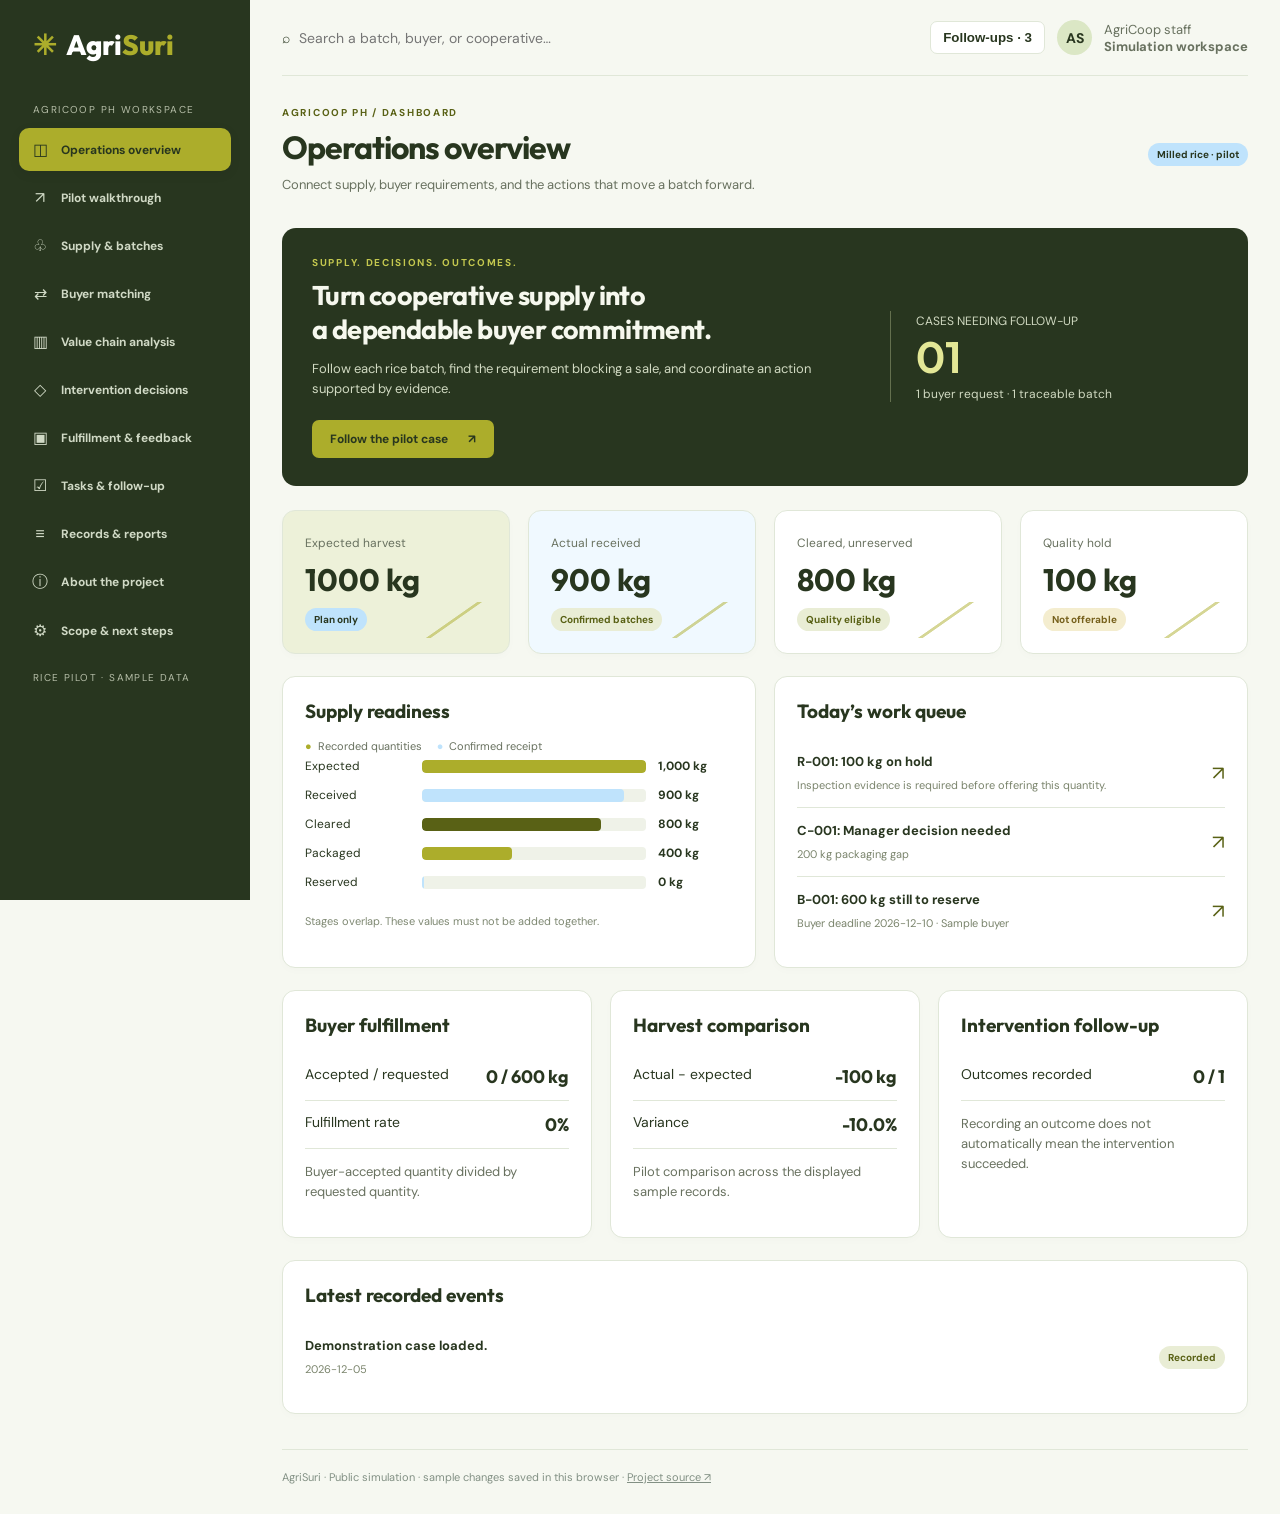
<file: docs/index.html>
<!doctype html><html lang="en"><head><meta charset="utf-8"><meta name="viewport" content="width=device-width,initial-scale=1"><title>AgriSuri | AgriCoop operations</title><link rel="stylesheet" href="assets/base.css?v=2"><link rel="stylesheet" href="assets/dashboard.css?v=2"></head><body><div id="app"></div><!--BOOTSTRAP--><script src="assets/app.js?v=2"></script><script src="assets/dashboard.js?v=2"></script></body></html>
</file>
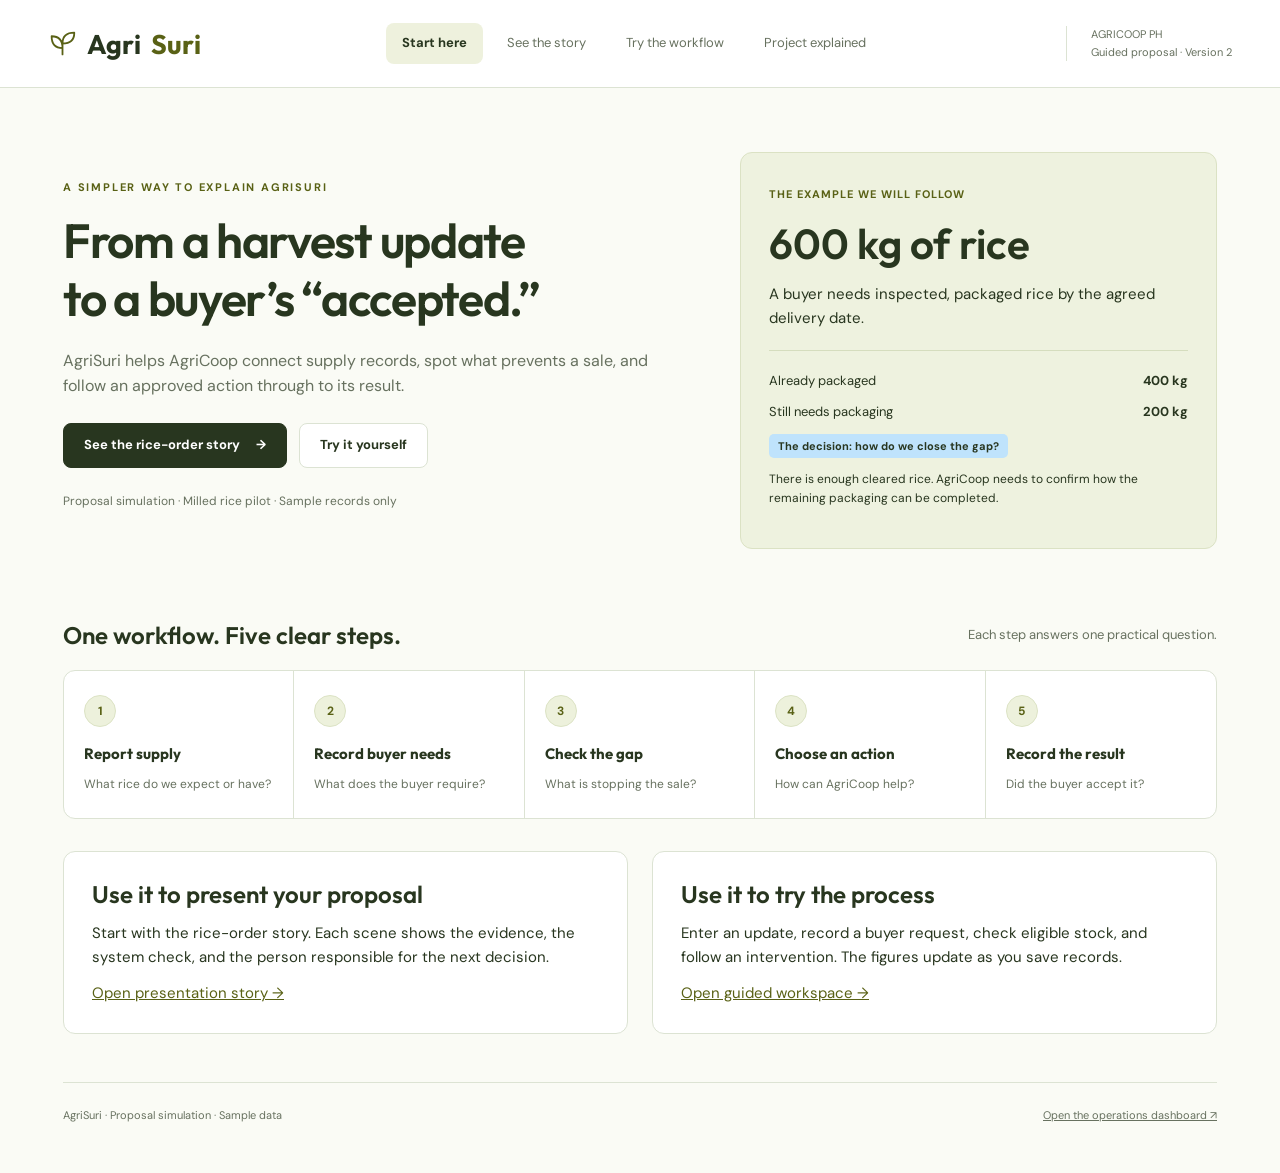
<file: docs/friendly/index.html>
<!doctype html>
<html lang="en"><head><meta charset="utf-8"><meta name="viewport" content="width=device-width,initial-scale=1"><title>AgriSuri · Guided proposal</title><link rel="stylesheet" href="../assets/friendly.css?v=1"></head><body><a class="skip" href="#main">Skip to main content</a><div id="app"></div><!--BOOTSTRAP--><script>window.AGRISURI_STORAGE_KEY='agrisuri-friendly-v1';</script><script src="../assets/app.js?v=3"></script><script src="../assets/friendly.js?v=1"></script></body></html>
</file>
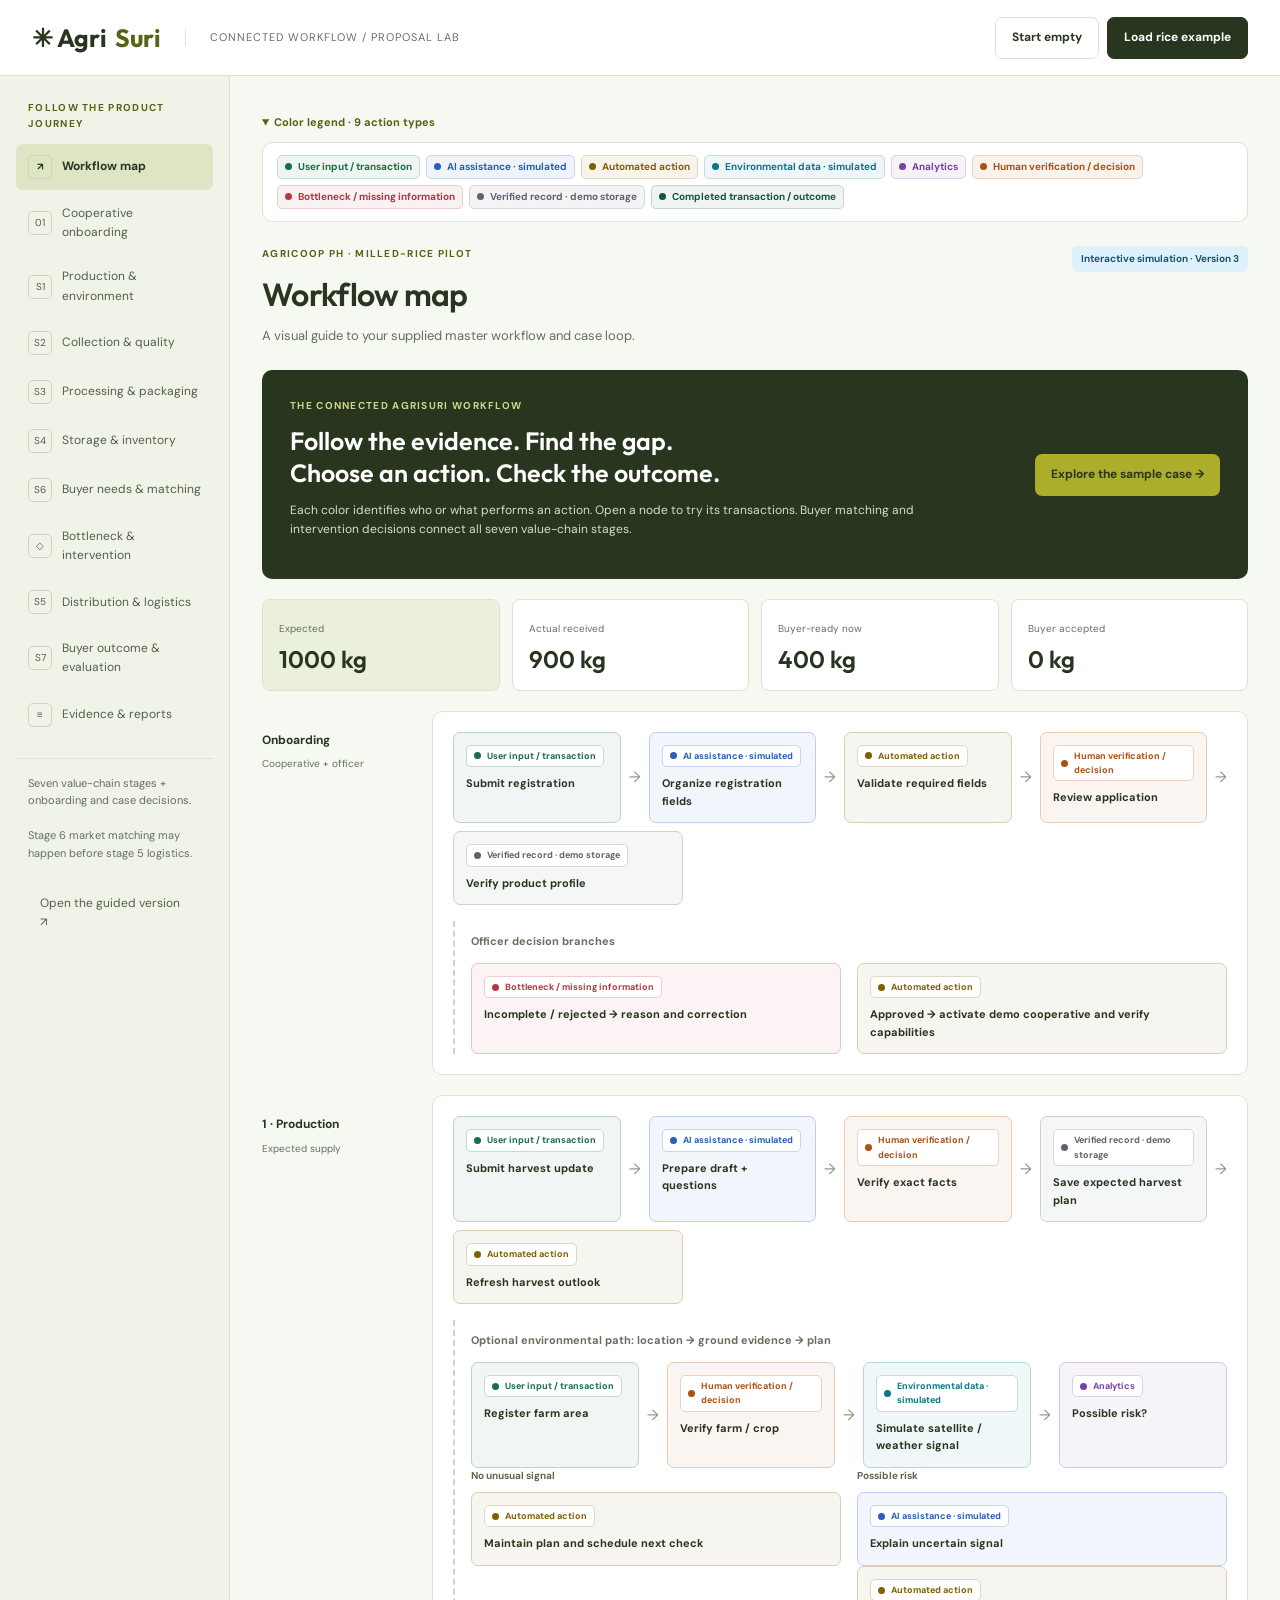
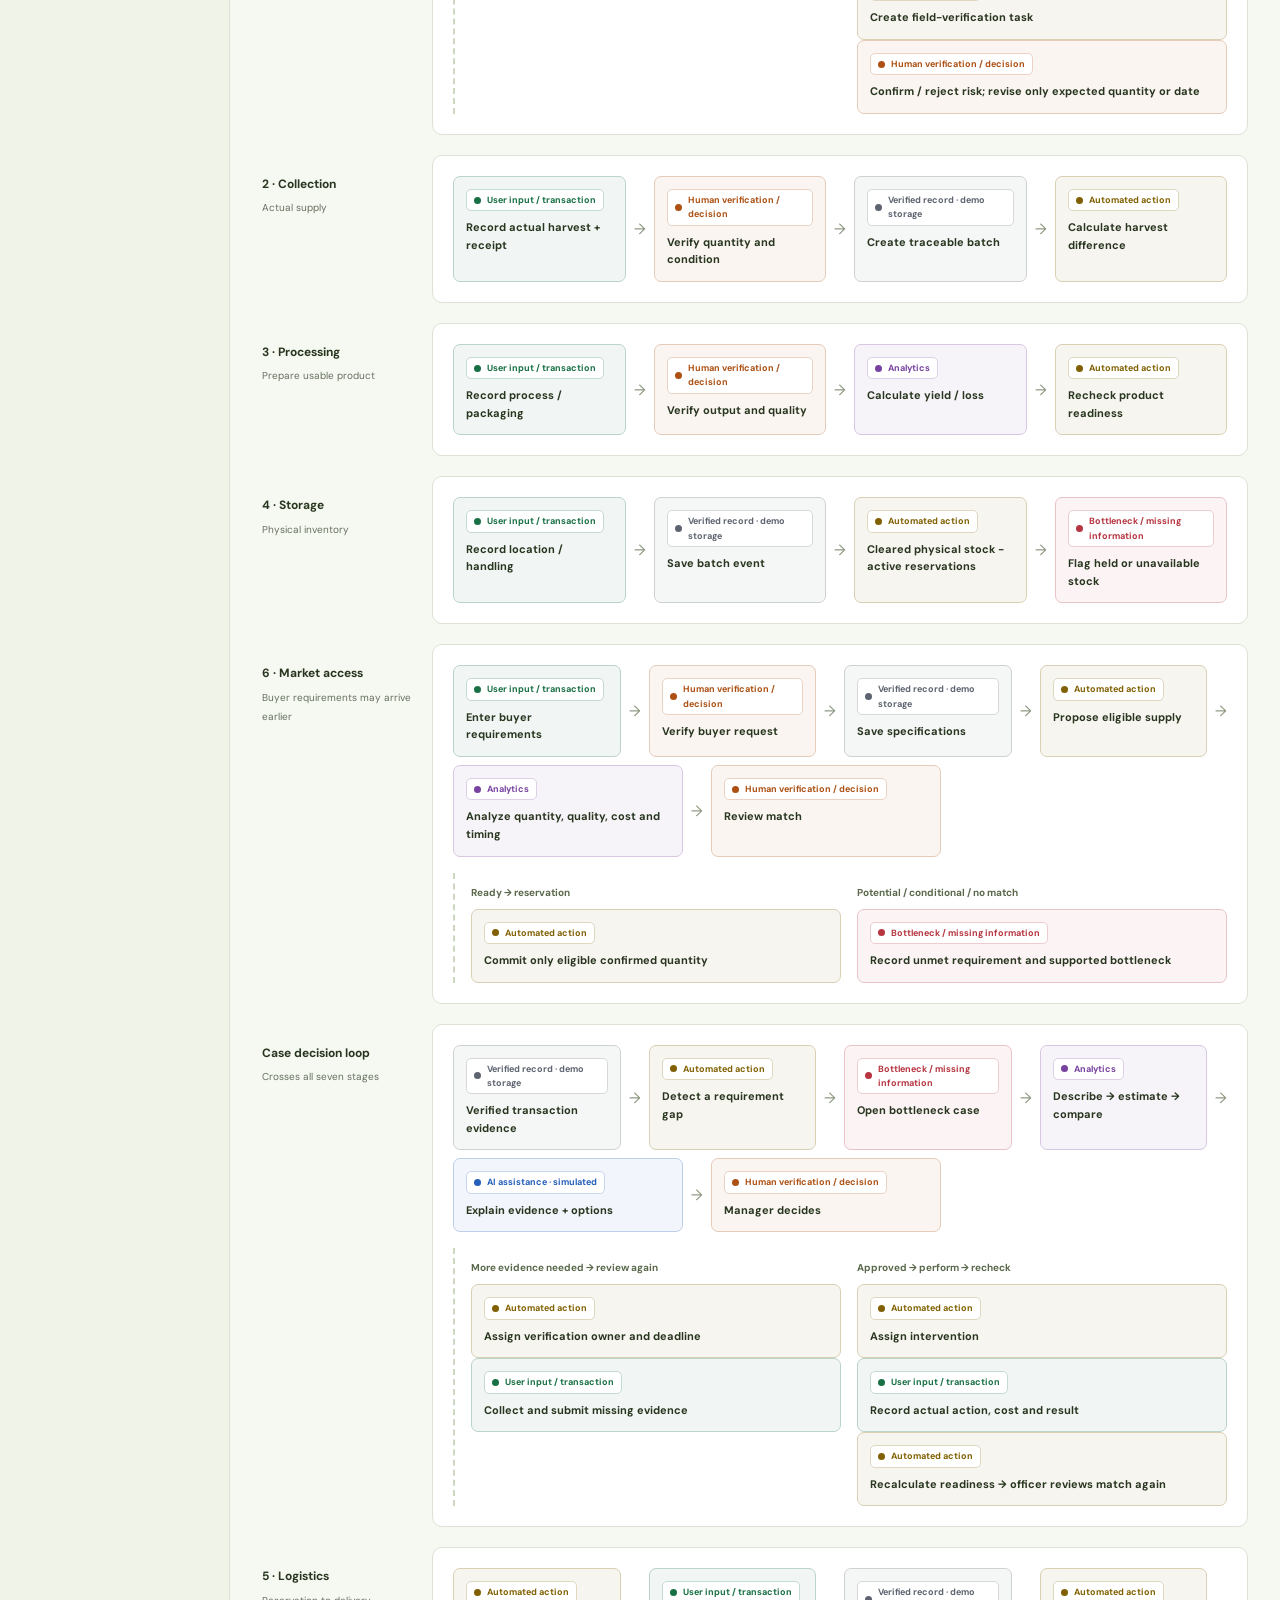
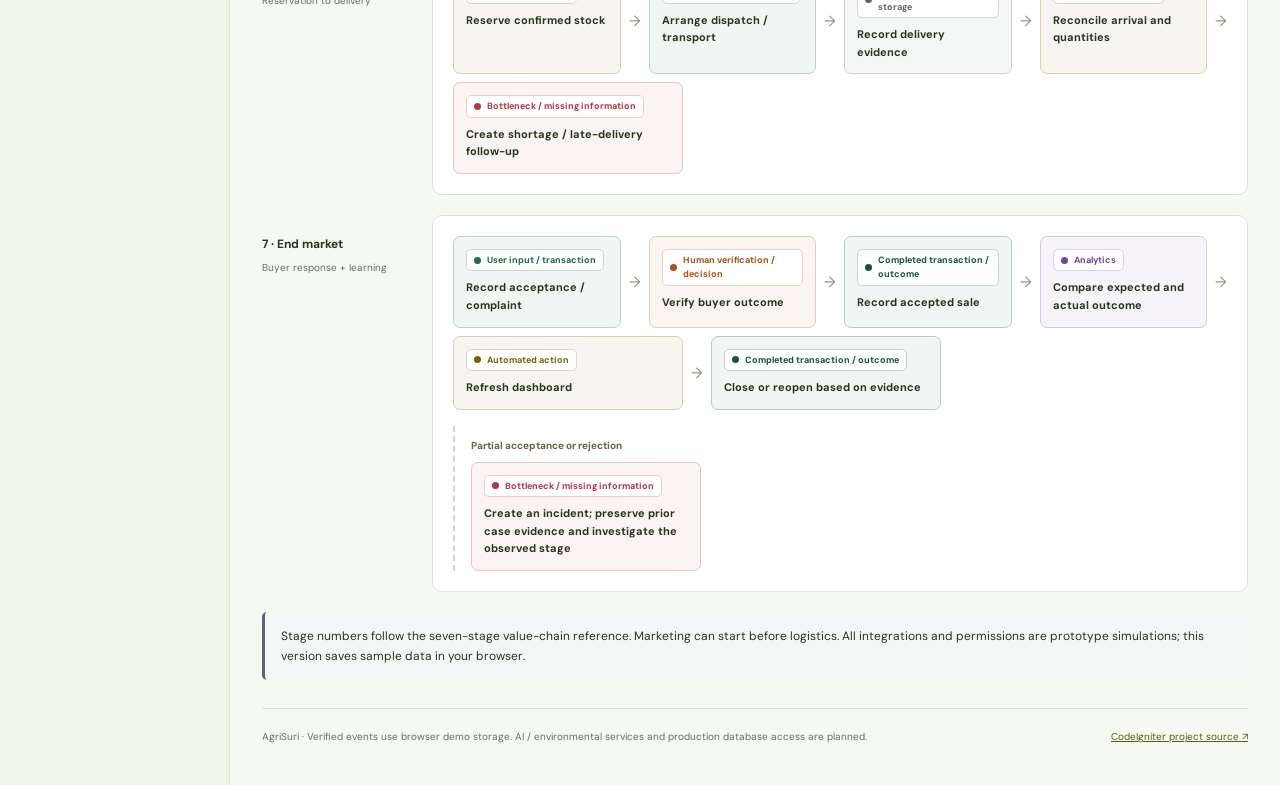
<file: docs/workflow/index.html>
<!doctype html><html lang="en"><head><meta charset="utf-8"><meta name="viewport" content="width=device-width,initial-scale=1"><title>AgriSuri · Connected workflow</title><link rel="stylesheet" href="../assets/workflow.css?v=1"></head><body><a class="skip" href="#main">Skip to main content</a><div id="workflow-app"></div><script src="../assets/workflow-engine.js?v=1"></script><script src="../assets/workflow-views.js?v=1"></script><script src="../assets/workflow-app.js?v=1"></script></body></html>
</file>
<file: docs/assets/base.css>
@import url('https://fonts.googleapis.com/css2?family=DM+Sans:wght@400;600;700&family=Outfit:wght@500;600;700;800&display=swap');
:root{--g:#174d3b;--ink:#17231c;--muted:#647269;--line:#dce3d8;--bg:#f5f6f1}*{box-sizing:border-box}body{margin:0;background:var(--bg);color:var(--ink);font-family:'DM Sans',sans-serif}h1,h2,h3{font-family:Outfit;margin:0}h1{font-size:34px;letter-spacing:-1px}h2{font-size:23px;margin-bottom:16px}h3{font-size:18px}p{line-height:1.55}a{color:inherit;text-decoration:none}.shell{display:flex;min-height:100vh}.side{width:235px;background:var(--g);color:white;padding:28px 16px;flex-shrink:0}.brand{padding:2px 15px 25px;font:800 25px Outfit}.brand span{color:#d8eeb6}.side small{display:block;color:#b7d4c1;text-transform:uppercase;letter-spacing:1.4px;font-size:10px;margin:12px 15px}.nav{display:block;padding:12px 15px;border-radius:10px;margin:4px 0;font-weight:700;font-size:14px;color:#d6e8dc}.nav.active,.nav:hover{background:#326b51;color:white}.main{padding:36px 44px;width:100%;max-width:1500px;margin:auto}.top{display:flex;justify-content:space-between;gap:20px;margin-bottom:28px}.eyebrow{color:#688071;text-transform:uppercase;letter-spacing:1.7px;font-weight:700;font-size:11px;margin-bottom:8px}.subtitle{color:var(--muted);margin:8px 0}.pill{display:inline-block;background:#e7f0dc;color:#356043;border-radius:20px;padding:6px 11px;font-size:12px;font-weight:700}.pill.amber{background:#fff0d9;color:#9a5f23}.pill.blue{background:#e5edf8;color:#335f89}.card,.form{background:white;border:1px solid var(--line);border-radius:17px;padding:22px;box-shadow:0 8px 25px #17352408}.grid{display:grid;gap:18px}.stats{grid-template-columns:repeat(4,1fr)}.two{grid-template-columns:repeat(2,minmax(0,1fr))}.three{grid-template-columns:repeat(3,minmax(0,1fr))}.stat strong{display:block;font:700 28px Outfit;margin:9px 0}.muted{color:var(--muted);font-size:13px}.section{margin-top:28px}.section-head{display:flex;justify-content:space-between;align-items:center;margin-bottom:14px}.flow{display:flex;gap:7px;flex-wrap:wrap}.flow span{background:#e9eee7;border-radius:7px;padding:9px;font-size:12px;font-weight:700}.flow i{align-self:center;color:#95a597}.table-wrap{overflow:auto}table{width:100%;border-collapse:collapse;font-size:14px}th{text-align:left;color:#728176;font-size:11px;text-transform:uppercase;letter-spacing:1px}th,td{padding:13px 11px;border-bottom:1px solid #edf0eb;vertical-align:top}tr:last-child td{border:0}.form{display:grid;gap:14px;align-content:start}.form label{display:grid;gap:6px;font-size:12px;font-weight:700;color:#516458}.form input,.form select,.form textarea{width:100%;border:1px solid #d6dfd5;border-radius:9px;padding:10px 11px;font:inherit;background:white}.form textarea{min-height:70px}button{border:0;border-radius:9px;background:var(--g);color:white;padding:11px 15px;font-weight:700;cursor:pointer}button:hover{background:#287050}.note{background:#f5f7f1;border-left:3px solid #a5bd8e;padding:13px 15px;border-radius:7px;color:#526557;font-size:13px}.notice{padding:13px 17px;border-radius:10px;background:#e9f4e7;margin-bottom:18px}.notice.error{background:#fff0e6;color:#a4521c}.option{border:1px solid var(--line);border-radius:12px;padding:17px}.option p{font-size:13px;color:var(--muted)}.foot{margin-top:35px;color:#829084;font-size:12px}.list{line-height:1.9}@media(max-width:1000px){.stats,.three{grid-template-columns:repeat(2,1fr)}}@media(max-width:750px){.shell{display:block}.side{width:auto;padding:12px;display:flex;overflow:auto}.brand{padding:6px 10px;white-space:nowrap}.side small{display:none}.nav{white-space:nowrap}.main{padding:24px 18px}.stats,.two,.three{grid-template-columns:1fr}.top{display:block}}
</file>
<file: docs/assets/dashboard.css>
:root{--g:#28361f;--ink:#28361f;--muted:#68715f;--line:#e0e7d8;--bg:#f6f8f1;--lime:#acad2b;--sky:#bfe3fc;--olive:#596115}body{font-size:14px}h1{font-size:32px;letter-spacing:-1px}.shell{align-items:stretch}.side{width:250px;background:#28361f;position:sticky;top:0;height:100vh;padding:27px 19px;overflow:auto}.brand{font-size:28px;padding:0 14px 22px}.brand:before{content:'✳';color:#acad2b;margin-right:10px}.brand span{color:#acad2b}.side small{color:#b6bea8;font-size:10px;margin:19px 14px 12px}.nav{font-size:12px;padding:11px 12px;display:flex;align-items:center;gap:12px;color:#d0d9c5;margin:5px 0}.nav.active{background:#acad2b;color:#28361f;box-shadow:0 3px 12px #0001}.nav:hover{background:#596115}.nav.active:hover{background:#c4c64a}.nav b{font-size:16px;width:18px;text-align:center;font-weight:400}.main{padding:0 32px 30px;max-width:1600px;margin:0 auto}.topbar{min-height:76px;display:flex;align-items:center;justify-content:space-between;gap:20px;border-bottom:1px solid var(--line);margin-bottom:30px}.topbar .search{display:flex;align-items:center;gap:9px;max-width:400px;flex:1}.search input{background:transparent;border:0;padding:12px 0;width:100%;font:inherit;outline:none}.topbar-right{display:flex;gap:12px;align-items:center}.avatar{height:35px;width:35px;border-radius:50%;background:#dbe7c5;display:grid;place-items:center;font-weight:700}.topbar button{background:white;color:var(--g);border:1px solid var(--line);padding:8px 12px}.eyebrow{color:#596115;font-size:10px}.top{margin-bottom:24px;align-items:center}.top .subtitle{max-width:650px;font-size:13px;line-height:1.6}.pill{background:#e9edd5;color:#596115;font-size:10px;padding:5px 9px}.pill.blue{background:#bfe3fc;color:#28361f}.pill.amber{background:#f4edcf;color:#76601c}.card,.form{border-radius:13px;box-shadow:0 3px 8px #28361f04;padding:22px}.stat{position:relative;overflow:hidden}.stat:after{content:'';height:36px;width:70px;position:absolute;bottom:15px;right:17px;background:linear-gradient(145deg,transparent 45%,#acad2b 46%,#acad2b 49%,transparent 50%);opacity:.5}.stat strong{font-size:31px}.stat:first-child{background:#edf1d9}.stat:nth-child(2){background:#f0f9ff}.stat .muted{font-size:12px}.hero{background:#28361f;color:#f6f8ee;border-radius:14px;padding:28px 30px;display:grid;grid-template-columns:1.7fr 1fr;gap:20px;margin-bottom:24px;position:relative;overflow:hidden}.hero h2{font-size:27px;letter-spacing:-.6px;margin:9px 0}.hero p{color:#d1dac2;font-size:13px;max-width:580px}.hero .eyebrow{color:#c4c84f}.hero .pill{background:#596115;color:#f3f6d7}.hero a.cta{display:inline-flex;gap:20px;background:#acad2b;color:#28361f;padding:11px 18px;border-radius:7px;font-weight:700;font-size:12px;margin-top:8px}.hero-aside{border-left:1px solid #64704e;padding-left:25px;align-self:center}.hero-aside strong{font:600 44px Outfit;display:block;color:#e3e796}.hero-aside span{font-size:12px;color:#d1dac2}.section{margin-top:22px}h2{font-size:19px}h3{font-size:16px}.form h3{border-bottom:1px solid var(--line);padding-bottom:14px}.form input:focus,.form select:focus,.form textarea:focus{outline:2px solid #acad2b;outline-offset:2px}.form input,.form select,.form textarea{font-size:13px;border-radius:7px}.form button,button{background:#596115;border-radius:7px}.form button:hover,button:hover{background:#28361f}.note{border-left-color:#acad2b;background:#f1f4e6;color:#596145;line-height:1.6}.flow span{background:#f0f3e7;color:#596115}.mini-chart{display:grid;gap:13px;padding:5px 0}.chart-row{display:grid;grid-template-columns:105px 1fr 75px;gap:12px;align-items:center;font-size:12px}.track{height:13px;border-radius:4px;background:#eff2e8;overflow:hidden}.fill{height:100%;background:#acad2b;border-radius:4px;min-width:2px}.fill.sky{background:#bfe3fc}.fill.dark{background:#596115}.chart-caption{font-size:11px;color:#7e8872;margin-top:18px}.row-link{display:flex;align-items:center;justify-content:space-between;gap:14px;padding:14px 0;border-bottom:1px solid var(--line)}.row-link:last-child{border-bottom:0}.row-link strong{font-size:13px;display:block;margin-bottom:5px}.row-link small{font-size:11px;color:#7a846c}.row-link .arrow{font-size:20px;color:#596115}.walkthrough{display:grid;gap:0;counter-reset:step}.walk-step{display:grid;grid-template-columns:35px 1fr auto;align-items:center;gap:14px;padding:15px 0;border-bottom:1px solid var(--line)}.step-num{height:30px;width:30px;background:#eef1dc;border-radius:50%;display:grid;place-items:center;color:#596115;font-weight:700}.walk-step strong{display:block;font-size:13px}.walk-step p{font-size:12px;color:var(--muted);margin:4px 0}.walk-step a{font-size:12px;color:#596115;font-weight:700}.metric-line{display:flex;justify-content:space-between;gap:12px;padding:12px 0;border-bottom:1px solid var(--line)}.metric-line strong{font-size:18px;font-family:Outfit}.compact-table{font-size:12px}.option{background:#f9fbf5}.option h3{color:#596115}.legend{display:flex;gap:15px;font-size:11px;color:var(--muted)}.legend span:before{content:'●';color:#acad2b;margin-right:6px}.legend span:nth-child(2):before{color:#bfe3fc}.bar-actions{display:flex;gap:8px;align-items:center}.btn-secondary{background:white;color:#596115;border:1px solid var(--line)}.scope-tag{font-size:11px;color:#747e68;padding:12px 0}.guide-intro{background:#f0f9ff;border:1px solid #c8e3f2}.guide-intro h2{font-size:24px}.search-results a{display:block;border-bottom:1px solid var(--line);padding:12px}.empty{padding:30px;color:var(--muted);text-align:center}.search:focus-within{border-bottom:2px solid #acad2b}.calendar{display:grid;grid-template-columns:repeat(7,1fr);gap:5px}.calendar>div{padding:9px 4px;border-radius:7px;min-height:52px;background:#f4f6ec;font-size:11px;text-align:center}.calendar>div.has-event{background:#bfe3fc;color:#28361f;font-weight:700}.calendar .day-label{min-height:20px;background:transparent;font-size:10px;color:#7c876f}.calendar small{display:block;font-size:8px;margin-top:5px}.foot{border-top:1px solid var(--line);padding-top:20px;font-size:11px}.foot a{text-decoration:underline}.notice{background:#eaf0d5}.notice.error{background:#fff0e6}.task-status{margin-top:8px;font-size:12px}.mobile-menu{display:none}@media(min-width:1500px){.main{padding-left:42px;padding-right:42px}}@media(max-width:1100px){.side{width:215px}.main{padding:0 22px 25px}.three{grid-template-columns:1fr}.topbar-right .muted{display:none}}@media(max-width:750px){.side{position:static;height:auto;display:flex;width:auto;padding:12px;gap:4px}.brand{font-size:23px;padding:7px 12px}.brand:before{display:none}.nav b{display:none}.nav{font-size:11px}.main{padding:0 16px 25px}.topbar{margin-bottom:24px;gap:8px;min-height:66px}.topbar-right .avatar{display:none}.hero{grid-template-columns:1fr;padding:23px}.hero-aside{border-left:0;border-top:1px solid #64704e;padding:16px 0 0}.hero-aside strong{font-size:32px}.hero h2{font-size:24px}.chart-row{grid-template-columns:80px 1fr 55px;font-size:11px}.top{display:block}h1{font-size:28px}.walk-step{grid-template-columns:28px 1fr}.walk-step a{grid-column:2}.topbar button{font-size:10px;padding:8px}.stats{grid-template-columns:repeat(2,1fr)}.stat strong{font-size:25px}.stat{padding:15px}.stat:after{display:none}.calendar>div{padding:8px 1px}}
@media(max-width:750px){.side{display:flex;justify-content:space-between;align-items:center;overflow:visible}.side .nav{display:none}.mobile-menu{display:grid;gap:5px;color:#d1dac2;font-size:9px;max-width:190px}.mobile-menu select{width:100%;background:#596115;color:#fff;border:0;border-radius:6px;padding:8px;font:inherit;font-size:11px}.brand{padding-left:0}}
@media print{.side,.topbar,.form,.bar-actions,.hero a{display:none}.main{padding:0}.shell{display:block}.card{break-inside:avoid}.hero{background:#eee;color:#28361f}.hero p{color:#28361f}}
</file>
<file: docs/assets/friendly.css>
@import url('https://fonts.googleapis.com/css2?family=DM+Sans:wght@400;500;600;700&family=Outfit:wght@500;600;700&display=swap');
:root{--forest:#28361f;--olive:#596115;--lime:#acad2b;--sky:#bfe3fc;--cream:#fafbf5;--ink:#28361f;--muted:#67715f;--line:#dce3d3;--white:#fff;--radius:12px;--gap:24px}*{box-sizing:border-box}body{margin:0;color:var(--ink);background:var(--cream);font:15px/1.6 'DM Sans',sans-serif}button,input,select,textarea{font:inherit}a{color:var(--olive)}button,a,input,textarea,select,summary{touch-action:manipulation}button,a,input,textarea,select,summary:focus-visible{outline-offset:4px}button:focus-visible,a:focus-visible,input:focus-visible,textarea:focus-visible,select:focus-visible,summary:focus-visible{outline:3px solid var(--olive)}button{cursor:pointer}h1,h2,h3{font-family:Outfit,sans-serif;line-height:1.2;margin:0}h1{font-size:clamp(30px,4vw,48px);font-weight:600;letter-spacing:-1.3px;max-width:700px}h2{font-size:24px;font-weight:600}h3{font-size:18px}p{margin:12px 0}small{font-size:12px}.skip{position:absolute;left:16px;top:-70px;padding:12px;background:white;z-index:10}.skip:focus{top:12px}.header{height:88px;display:flex;align-items:center;justify-content:space-between;padding:0 48px;gap:24px;border-bottom:1px solid var(--line);background:white}.logo{font:700 27px Outfit;color:var(--forest);text-decoration:none;white-space:nowrap;display:flex;align-items:center;gap:10px}.logo svg{width:29px;height:29px;color:var(--olive)}.logo span{color:var(--olive)}.top-nav{display:flex;gap:8px}.top-nav a{font-size:13px;text-decoration:none;padding:10px 16px;color:var(--muted);border-radius:8px}.top-nav a[aria-current=page]{background:#eef1dd;color:var(--forest);font-weight:700}.header-label{font-size:11px;color:var(--muted);border-left:1px solid var(--line);padding-left:24px}.container{max-width:1250px;margin:auto;padding:40px 48px 48px}.eyebrow{color:var(--olive);font-size:11px;font-weight:700;letter-spacing:1.8px;text-transform:uppercase;margin-bottom:16px}.lead{font-size:16px;color:var(--muted);max-width:640px;margin:20px 0 24px}.intro{display:grid;grid-template-columns:1.3fr 1fr;gap:56px;align-items:center;padding:24px 0 40px}.button,button{background:var(--forest);border:1px solid var(--forest);color:white;padding:11px 20px;border-radius:8px;text-decoration:none;font-size:13px;font-weight:700;display:inline-flex;align-items:center;justify-content:center;gap:16px;min-height:44px}.button.secondary,button.secondary{background:white;color:var(--forest);border-color:var(--line)}button:hover,.button:hover{background:var(--olive);color:white}.actions{display:flex;gap:12px;flex-wrap:wrap}.example{background:#eef2df;border:1px solid #dbe2c4;border-radius:var(--radius);padding:28px}.example .label{font-size:11px;font-weight:700;letter-spacing:1px;text-transform:uppercase;color:var(--olive)}.example strong.big{display:block;font:600 42px Outfit;margin:12px 0 8px}.example hr{border:0;border-top:1px solid #d5ddbe;margin:20px 0}.sample-line{display:flex;justify-content:space-between;gap:12px;font-size:13px;margin:10px 0}.sample-line strong{font-weight:700}.badge{display:inline-block;font-size:11px;line-height:1.5;padding:4px 9px;border-radius:5px;background:#eaf0da;color:#465018;font-weight:700}.badge.blue{background:var(--sky);color:#28361f}.badge.warning{background:#f8edce;color:#735715}.badge.neutral{background:#f0f2e9;color:#66705d}.section{margin-top:32px}.section-heading{display:flex;justify-content:space-between;gap:16px;align-items:center;margin-bottom:20px}.muted{color:var(--muted);font-size:13px}.five-steps{display:grid;grid-template-columns:repeat(5,1fr);border:1px solid var(--line);border-radius:var(--radius);background:white;overflow:hidden}.step-tile{padding:24px 20px;border-right:1px solid var(--line)}.step-tile:last-child{border:0}.number{display:grid;place-items:center;background:#edf1dc;border:1px solid #dce3c5;color:var(--olive);width:32px;height:32px;border-radius:50%;font-size:12px;font-weight:700;margin-bottom:18px}.step-tile h3{font-size:15px}.step-tile p{font-size:12px;color:var(--muted);margin-bottom:0}.panel{background:white;border:1px solid var(--line);border-radius:var(--radius);padding:28px}.grid{display:grid;gap:24px}.two{grid-template-columns:repeat(2,minmax(0,1fr))}.three{grid-template-columns:repeat(3,minmax(0,1fr))}.callout{padding:16px 20px;background:#f0f9ff;border-left:3px solid #8bc7eb;border-radius:6px;font-size:13px;line-height:1.7;margin:20px 0}.callout.olive{background:#f1f4e6;border-color:var(--lime)}.workspace-title{margin-bottom:32px}.workspace-title h1{font-size:34px}.workspace{display:grid;grid-template-columns:230px minmax(0,1fr);gap:40px}.rail{border-right:1px solid var(--line);padding-right:24px}.rail button{display:flex;text-align:left;width:100%;background:transparent;border:0;color:var(--muted);padding:14px 8px;gap:12px;justify-content:flex-start;margin-bottom:8px;font-size:13px}.rail button .number{margin:0;flex-shrink:0}.rail button[aria-current=step]{background:#eaf0d8;color:var(--forest)}.rail button[aria-current=step] .number{background:var(--olive);color:white}.rail p{font-size:12px;color:var(--muted);padding:16px 8px;border-top:1px solid var(--line)}.step-head{display:flex;justify-content:space-between;align-items:center;gap:16px;margin-bottom:16px}.step-head h2{font-size:28px}.body-copy{color:var(--muted);font-size:14px;max-width:640px;margin-bottom:24px}.pickers{display:flex;gap:16px;margin:20px 0}.pickers label{display:grid;gap:4px;font-size:11px;flex:1;color:var(--muted)}.pickers select{max-width:100%;min-width:0;width:100%;font-size:12px;padding:10px;border:1px solid var(--line);border-radius:7px;background:white;color:var(--ink)}.form{display:grid;gap:16px}.form h3{font-size:18px;margin-bottom:4px}.form label{display:grid;gap:6px;font-size:12px;color:var(--muted);font-weight:700}.form input,.form select,.form textarea{background:white;color:var(--ink);border:1px solid #cbd5c2;border-radius:7px;padding:10px 12px;min-width:0;width:100%;font-size:14px}.form textarea{min-height:90px}.form button{justify-self:start;margin-top:4px}.form .note{font-size:12px;background:#f2f5e8;padding:12px;border-radius:6px;margin:0}.form-result{font-size:13px}.details{border:1px solid var(--line);border-radius:8px;background:white;margin-top:16px}.details summary{cursor:pointer;padding:18px 20px;font-weight:700;font-size:13px}.details>div{padding:0 20px 20px}.table-wrap{overflow:auto}table{border-collapse:collapse;width:100%;font-size:12px}th,td{text-align:left;padding:12px 10px;border-bottom:1px solid var(--line);vertical-align:top}th{font-size:10px;letter-spacing:.5px;text-transform:uppercase;color:var(--muted)}tr:last-child td{border:0}.continue{display:flex;justify-content:space-between;gap:12px;border-top:1px solid var(--line);padding-top:24px;margin-top:32px}.notice{background:#edf2df;border:1px solid #d2dfb4;color:#344623;border-radius:8px;padding:16px 20px;margin-bottom:24px;font-size:13px}.notice.error{background:#fff2e9;color:#823e19;border-color:#eed5c2}.stock-bars{display:grid;gap:16px;margin:24px 0}.stock-row{display:grid;grid-template-columns:100px 1fr 65px;gap:12px;align-items:center;font-size:12px}.track{height:12px;background:#edf0e6;border-radius:3px;overflow:hidden}.fill{height:100%;background:var(--lime)}.fill.blue{background:var(--sky)}.fill.dark{background:var(--olive)}.next-tip{display:flex;gap:16px;align-items:flex-start;margin-top:24px;font-size:13px;color:var(--muted)}.next-tip strong{color:var(--ink)}.story-controls{display:flex;justify-content:space-between;align-items:center;gap:16px;margin:24px 0}.dots{display:flex;gap:6px}.dots button{min-height:12px;height:12px;width:12px;border-radius:50%;padding:0;background:#dfe5d6;border:0}.dots button[aria-current=true]{background:var(--olive)}.story{display:grid;grid-template-columns:1fr 1fr;gap:40px;align-items:start;min-height:350px}.story h1{font-size:38px}.evidence{background:#eef2df;border-radius:var(--radius);padding:28px}.evidence h2{font-size:18px}.evidence-row{padding:14px 0;border-bottom:1px solid #d6dfc1;display:flex;justify-content:space-between;gap:16px;font-size:13px}.evidence-row:last-child{border:0}.story-detail{margin-top:24px;padding-top:20px;border-top:1px solid var(--line)}.story-detail strong{font-size:12px}.story-detail p{font-size:13px;color:var(--muted);margin-top:6px}.list{padding-left:18px;font-size:14px;color:var(--muted);line-height:1.9}.feature-row{display:grid;grid-template-columns:1fr 1.5fr 110px;gap:20px;align-items:start;border-bottom:1px solid var(--line);padding:16px 0;font-size:13px}.footer{margin-top:48px;padding-top:24px;border-top:1px solid var(--line);display:flex;justify-content:space-between;gap:20px;font-size:11px;color:var(--muted)}.footer a{color:var(--muted)}.mini{font-size:12px}.scope-note{font-size:12px;color:var(--muted);margin-top:24px}.sr-only{position:absolute;width:1px;height:1px;padding:0;margin:-1px;overflow:hidden;clip:rect(0,0,0,0);white-space:nowrap;border:0}@media(max-width:1024px){.header{padding:0 28px}.container{padding:32px 28px}.header-label{display:none}.intro{gap:32px}.workspace{grid-template-columns:190px 1fr;gap:24px}.five-steps{grid-template-columns:1fr}.step-tile{display:grid;grid-template-columns:32px 1fr;gap:0 16px;padding:16px 20px;border-right:0;border-bottom:1px solid var(--line)}.step-tile .number{grid-row:span 2;margin:0}.step-tile p{margin:4px 0 0}.three{grid-template-columns:1fr}}@media(max-width:767px){.header{height:auto;min-height:80px;flex-wrap:wrap;padding:16px 20px;gap:12px}.logo{font-size:24px}.top-nav{width:100%;justify-content:space-between;gap:4px}.top-nav a{font-size:11px;padding:8px 10px}.container{padding:24px 20px}.intro{grid-template-columns:1fr;gap:24px;padding:12px 0 24px}.intro h1{font-size:36px}.example{padding:24px}.two,.story{grid-template-columns:1fr}.workspace{grid-template-columns:1fr;gap:20px}.rail{border:0;border-bottom:1px solid var(--line);padding:0 0 12px;display:grid;grid-template-columns:repeat(5,1fr);gap:4px}.rail button{flex-direction:column;align-items:center;justify-content:flex-start;padding:10px 3px;gap:6px;font-size:9px;text-align:center;margin:0;line-height:1.4}.rail .number{width:26px;height:26px;font-size:10px}.rail p{display:none}.panel{padding:20px}.step-head h2{font-size:25px}.pickers{gap:12px}.stock-row{grid-template-columns:80px 1fr 60px;gap:8px;font-size:11px}.story h1{font-size:30px}.story{gap:24px}.story-controls{gap:8px}.story-controls button{font-size:11px;padding:10px 12px}.dots{gap:4px}.dots button{padding:0}.feature-row{grid-template-columns:1fr auto;gap:8px}.feature-row>span:nth-child(2){grid-column:1/-1;grid-row:2}.footer{display:block}.footer a{display:inline-block;margin-top:12px}.workspace-title h1{font-size:30px}.step-head{align-items:flex-start}.section-heading{display:block}}@media(prefers-reduced-motion:no-preference){.panel,.evidence{animation:appear .18s ease-out}@keyframes appear{from{opacity:.5;transform:translateY(4px)}to{opacity:1;transform:none}}}@media print{.header,.rail,.continue,.actions,.story-controls,.form,.skip{display:none}.container{padding:0}.story{min-height:0}.panel,.example{break-inside:avoid}}
</file>
<file: docs/assets/workflow.css>
@import url('https://fonts.googleapis.com/css2?family=DM+Sans:wght@400;500;600;700&family=Outfit:wght@500;600;700&display=swap');
.legend-disclosure>summary{font-size:11px;font-weight:700;cursor:pointer;padding:10px 0;color:#596115}.legend-disclosure:not([open]){border-bottom:1px solid #dce3d5;padding-bottom:8px}
:root{--ink:#28361f;--muted:#65705f;--surface:#fff;--page:#f6f8f2;--line:#dce3d5;--brand:#596115;--lime:#acad2b;--radius:10px;--input:#187044;--ai:#245fba;--auto:#806000;--environment:#08788a;--analytics:#7843a0;--human:#ac5013;--incident:#b63540;--record:#5d6470;--complete:#14563b}*{box-sizing:border-box}body{margin:0;background:var(--page);color:var(--ink);font:14px/1.6 'DM Sans',sans-serif}h1,h2,h3,h4{font-family:Outfit,sans-serif;margin:0;line-height:1.25;font-weight:600}h1{font-size:32px;letter-spacing:-.7px}h2{font-size:20px}h3{font-size:17px}h4{font-size:15px}p{margin:12px 0}a{color:var(--brand)}button,input,select,textarea{font:inherit}a,button,input,select,textarea,summary{touch-action:manipulation}button{cursor:pointer}button:focus-visible,a:focus-visible,input:focus-visible,select:focus-visible,textarea:focus-visible,summary:focus-visible{outline:3px solid #596115;outline-offset:3px}.skip{position:absolute;top:-60px;left:20px;background:white;padding:12px;z-index:99}.skip:focus{top:10px}.header{height:76px;display:flex;align-items:center;gap:24px;justify-content:space-between;padding:0 32px;background:white;border-bottom:1px solid var(--line)}.logo{display:flex;align-items:center;gap:8px;color:var(--ink);font:700 25px Outfit;text-decoration:none}.logo span{color:var(--brand)}.header-title{border-left:1px solid var(--line);padding-left:24px;margin-right:auto;font-size:11px;letter-spacing:1px;color:var(--muted);text-transform:uppercase}.header-actions{display:flex;align-items:center;gap:8px}.button,button{background:var(--ink);color:white;border:1px solid var(--ink);border-radius:7px;min-height:42px;padding:10px 16px;font-size:12px;font-weight:700;display:inline-flex;align-items:center;justify-content:center;gap:12px;text-decoration:none}.button.secondary,button.secondary{background:white;color:var(--ink);border-color:var(--line)}button:hover,.button:hover{background:var(--brand);color:white}button:disabled{opacity:.55;cursor:default}.layout{display:grid;grid-template-columns:230px minmax(0,1fr);min-height:calc(100vh - 76px)}.sidebar{background:#f0f3e8;border-right:1px solid var(--line);padding:24px 16px}.sidebar .eyebrow{padding-left:12px}.sidebar a{display:flex;align-items:center;gap:10px;border-radius:7px;text-decoration:none;color:#536049;padding:11px 12px;font-size:12px;margin:3px 0}.sidebar a[aria-current=page]{background:#dde5c5;color:var(--ink);font-weight:700}.sidebar a:hover{background:#e6ecd7}.nav-number{font-size:10px;border:1px solid #cdd7bd;border-radius:5px;min-width:24px;height:24px;display:grid;place-items:center}.sidebar-note{font-size:11px;padding:16px 12px;color:var(--muted);border-top:1px solid var(--line);margin-top:20px}.main{padding:28px 32px 40px;min-width:0;max-width:1550px;width:100%;margin:auto}.eyebrow{font-size:10px;font-weight:700;color:var(--brand);letter-spacing:1.3px;text-transform:uppercase;margin-bottom:12px}.page-heading{display:flex;justify-content:space-between;gap:20px;align-items:start;margin:24px 0}.page-heading p{font-size:13px;color:var(--muted);max-width:700px;margin:12px 0 0}.tag{font-size:10px;font-weight:700;padding:5px 9px;background:#eef2e5;color:#52603f;border-radius:5px;display:inline-block;white-space:normal}.tag.sky{background:#dff2fc;color:#15586c}.legend{display:flex;gap:6px;flex-wrap:wrap;background:white;padding:12px 14px;border:1px solid var(--line);border-radius:var(--radius)}.chip{display:inline-flex;align-items:center;gap:6px;font-size:10px;font-weight:700;color:var(--type);padding:3px 7px;border:1px solid color-mix(in srgb,var(--type) 25%,white);background:color-mix(in srgb,var(--type) 7%,white);border-radius:5px}.chip:before{content:'';width:7px;height:7px;border-radius:50%;background:var(--type);flex-shrink:0}.type-input{--type:var(--input)}.type-ai{--type:var(--ai)}.type-auto{--type:var(--auto)}.type-environment{--type:var(--environment)}.type-analytics{--type:var(--analytics)}.type-human{--type:var(--human)}.type-incident{--type:var(--incident)}.type-record{--type:var(--record)}.type-complete{--type:var(--complete)}.content-grid{display:grid;grid-template-columns:minmax(0,1fr) 270px;gap:24px;align-items:start}.content-grid>div,.content-grid>aside{min-width:0}.card{background:white;border:1px solid var(--line);border-radius:var(--radius);padding:24px;margin-bottom:20px;min-width:0}.typed{border-top:3px solid var(--type)}.card .chip{margin-bottom:12px}.card h2{margin-bottom:12px}.card .hint{font-size:12px;color:var(--muted);margin:8px 0 16px}.two{display:grid;grid-template-columns:repeat(2,minmax(0,1fr));gap:20px}.stats{display:grid;grid-template-columns:repeat(4,minmax(0,1fr));gap:12px;margin-bottom:20px}.stat{background:white;border:1px solid var(--line);border-radius:8px;padding:16px}.stat span{color:var(--muted);font-size:10px}.stat strong{display:block;font:600 24px Outfit;margin-top:5px}.stat:first-child{background:#eaf0d9}.form{display:grid;gap:14px}.form label{display:grid;gap:6px;font-size:11px;font-weight:700;color:#5a6652}.form input,.form textarea,.form select{width:100%;min-width:0;border:1px solid #cbd4c1;background:white;color:var(--ink);border-radius:6px;padding:10px 12px;font-size:13px;min-height:42px}.form textarea{min-height:80px;resize:vertical}.form .check{display:flex;gap:10px;align-items:start;line-height:1.6;font-weight:500}.check input{width:17px;height:17px;min-height:17px;margin:2px 0 0;flex-shrink:0}.form button{justify-self:start}.form-row{display:grid;grid-template-columns:repeat(2,minmax(0,1fr));gap:12px}.form-error,.notice{padding:14px 16px;border-radius:7px;font-size:12px;background:#e8f1df;border:1px solid #d0ddc3;margin-bottom:20px}.form-error{background:#fff0ec;color:#962d37;border-color:#ecc7c7;margin:0}.callout{font-size:12px;padding:14px 16px;border-left:3px solid var(--type,var(--brand));background:color-mix(in srgb,var(--type,var(--brand)) 6%,white);border-radius:5px;margin:16px 0;line-height:1.7}.muted{font-size:12px;color:var(--muted)}.details{border:1px solid var(--line);border-radius:8px;background:white;margin-bottom:20px}.details summary{padding:16px 20px;cursor:pointer;font-size:12px;font-weight:700}.details>div{padding:0 20px 20px}.pipeline{display:flex;align-items:center;gap:5px;flex-wrap:wrap;margin:16px 0}.pipeline i{font-style:normal;color:#9ca58e;font-size:12px}.event-list{list-style:none;padding:0;margin:0}.event-list li{border-bottom:1px solid var(--line);padding:12px 0}.event-list li:last-child{border:0}.event-list p{font-size:11px;line-height:1.7;margin:7px 0 4px;overflow-wrap:anywhere}.event-list time{font-size:9px;color:var(--muted)}.event-list .chip{margin:0}.evidence-row{display:flex;justify-content:space-between;gap:12px;align-items:start;border-bottom:1px solid var(--line);padding:11px 0;font-size:12px}.evidence-row:last-child{border:0}.evidence-row strong{text-align:right}.table-wrap{overflow:auto}table{border-collapse:collapse;width:100%;font-size:11px}caption{text-align:left;font-size:12px;color:var(--muted);margin-bottom:12px}th,td{text-align:left;padding:11px 8px;border-bottom:1px solid var(--line);vertical-align:top}th{font-size:9px;text-transform:uppercase;letter-spacing:.5px;color:var(--muted)}td small{display:block;color:var(--muted);margin-top:5px}.map-intro{background:#28361f;color:white;padding:28px;border-radius:var(--radius);display:flex;gap:28px;align-items:center;justify-content:space-between;margin-bottom:20px}.map-intro h2{font-size:25px}.map-intro p{font-size:12px;color:#d4dfc8;max-width:650px}.map-intro .button{background:#acad2b;color:#28361f;border:0;flex-shrink:0}.map-lane{display:grid;grid-template-columns:150px 1fr;gap:20px;margin-bottom:20px}.lane-label{padding:20px 0;font-size:12px}.lane-label strong{display:block;margin-bottom:4px}.lane-label small{color:var(--muted);font-size:10px}.flow-box{border:1px solid var(--line);background:white;border-radius:var(--radius);padding:20px}.flow-nodes{display:flex;align-items:stretch;gap:8px;flex-wrap:wrap}.flow-node{border:1px solid color-mix(in srgb,var(--type) 30%,white);background:color-mix(in srgb,var(--type) 6%,white);color:var(--ink);border-radius:7px;padding:12px;flex:1;min-width:135px;max-width:230px;font-size:11px;min-height:70px;text-decoration:none;display:flex;flex-direction:column;gap:8px}.flow-node:hover{border-color:var(--type);background:color-mix(in srgb,var(--type) 12%,white)}.flow-node .chip{font-size:9px;align-self:start;background:white;margin:0}.flow-arrow{color:#8b9780;align-self:center;font-size:15px}.branch{border-left:2px dashed #ced7c1;padding:12px 0 0 16px;margin-top:16px}.branch p{font-size:11px;color:var(--muted);margin:0 0 12px}.branch-grid{display:grid;grid-template-columns:repeat(2,minmax(0,1fr));gap:16px}.branch-grid .flow-node{max-width:none}.branch-label{font-size:10px;font-weight:700;margin-bottom:8px;color:#5a684b}.next-link{display:flex;justify-content:space-between;gap:12px;align-items:center;border-top:1px solid var(--line);padding-top:20px;margin-top:24px}.next-link a{font-size:12px;font-weight:700}.stage-list{margin:8px 0;padding-left:18px;font-size:12px;color:var(--muted);line-height:1.9}.mobile-nav{display:none}.footer{font-size:10px;color:var(--muted);border-top:1px solid var(--line);padding-top:20px;margin-top:28px;display:flex;justify-content:space-between;gap:20px}.small-actions{display:flex;gap:8px;flex-wrap:wrap;margin:16px 0}.metric-line{display:flex;justify-content:space-between;gap:12px;font-size:12px;margin:12px 0}.metric-line strong{font-size:17px;font-family:Outfit}.bar-row{display:grid;grid-template-columns:90px 1fr 55px;align-items:center;gap:12px;font-size:11px;margin:14px 0}.track{height:10px;background:#eef1e7;border-radius:3px;overflow:hidden}.bar{background:var(--type,var(--brand));height:100%}.empty{padding:16px;color:var(--muted);font-size:12px}.case-loop{display:flex;flex-wrap:wrap;gap:6px;margin:16px 0}.case-loop span{font-size:10px;border:1px solid var(--line);padding:5px 8px;border-radius:5px;background:#f6f8f2}.scope-pill{font-size:10px;line-height:1.5;display:inline-block;padding:4px 7px;background:#f0f3e9;border-radius:4px}.choice-link{display:block;font-size:11px;padding:7px 0}.role-note{font-size:10px;color:var(--muted);padding-top:8px}.table-wrap td{overflow-wrap:anywhere}.sr-only{position:absolute;width:1px;height:1px;padding:0;margin:-1px;overflow:hidden;clip:rect(0,0,0,0);white-space:nowrap;border:0}@media(max-width:1200px){.content-grid{grid-template-columns:minmax(0,1fr)}.side-evidence{display:grid;grid-template-columns:1fr 1fr;gap:20px}.map-lane{grid-template-columns:120px 1fr}.header-title{display:none}.layout{grid-template-columns:210px 1fr}}@media(max-width:900px){.layout{grid-template-columns:1fr}.sidebar{display:none}.mobile-nav{display:block}.mobile-nav label{font-size:10px;color:var(--muted)}.mobile-nav select{display:block;width:100%;padding:11px;margin-top:4px;border:1px solid var(--line);border-radius:6px;background:white;color:var(--ink)}.main{padding:20px}.header{padding:0 20px}.header-actions button{font-size:10px;padding:8px 10px}.logo{font-size:22px}.stats{grid-template-columns:repeat(2,minmax(0,1fr))}.map-lane{grid-template-columns:1fr;gap:0}.lane-label{padding:12px 0}.flow-nodes{gap:6px}.flow-node{min-width:120px}.map-intro{display:block}.map-intro .button{margin-top:10px}}@media(max-width:600px){.two,.side-evidence,.branch-grid{grid-template-columns:1fr}.header{height:auto;min-height:76px;padding:12px 16px;flex-wrap:wrap;gap:10px}.header-actions{gap:6px}.main{padding:16px}.page-heading{display:block}.page-heading h1{font-size:27px}.page-heading .tag{margin-top:12px}.card{padding:20px}.legend{gap:5px;padding:10px}.legend .chip{font-size:9px}.flow-box{padding:14px}.flow-nodes{flex-direction:column}.flow-node{max-width:none;min-height:65px;flex:auto}.flow-arrow{align-self:center;transform:rotate(90deg)}.form-row{grid-template-columns:1fr}.footer{display:block}.footer a{display:block;margin-top:10px}.map-intro{padding:22px}.map-intro h2{font-size:23px}.next-link{align-items:flex-start}.bar-row{grid-template-columns:75px 1fr 50px;gap:8px}.chip{max-width:100%}}@media print{.header,.sidebar,.mobile-nav,.form,.next-link,.skip,.small-actions{display:none}.layout,.content-grid{display:block}.main{padding:0}.card,.flow-box{break-inside:avoid}.legend{border:0}.map-intro{background:#eee;color:#28361f}.map-intro p{color:#28361f}}
</file>
